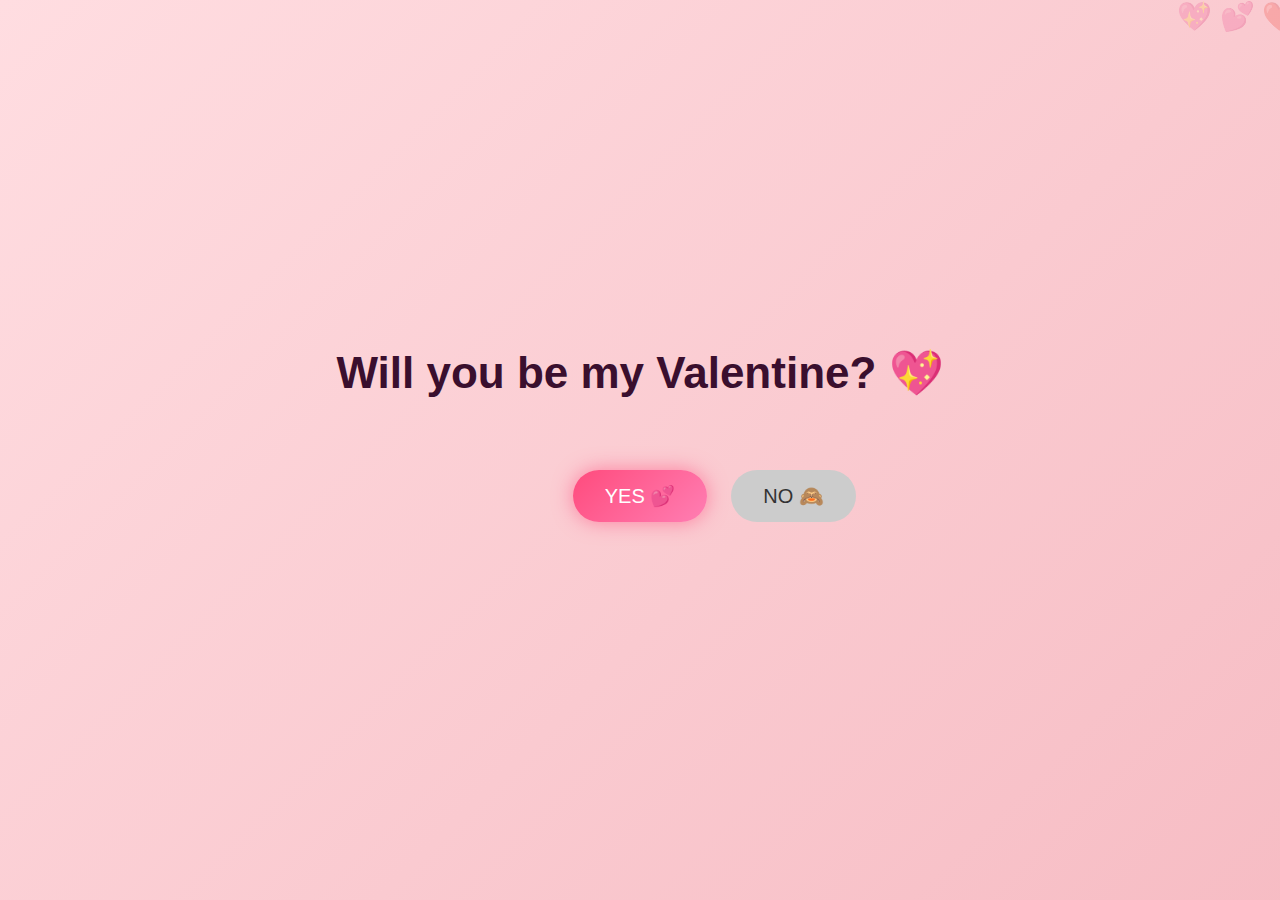
<file: index.html>
<!DOCTYPE html>
<html lang="en">
<head>
  <meta charset="UTF-8">
  <title>For You ❤️</title>
  <link rel="stylesheet" href="style.css">
</head>
<body>

<div class="hearts"></div>

<div class="screen">
  <h1>Will you be my Valentine? 💖</h1>

  <div class="buttons">
    <button class="yes" onclick="goToLove()">YES 💕</button>
    <button class="no" onmouseover="moveNo()">NO 🙈</button>
  </div>

  <p id="tease"> </p>
</div>

<script src="script.js"></script>
</body>
</html>
</file>
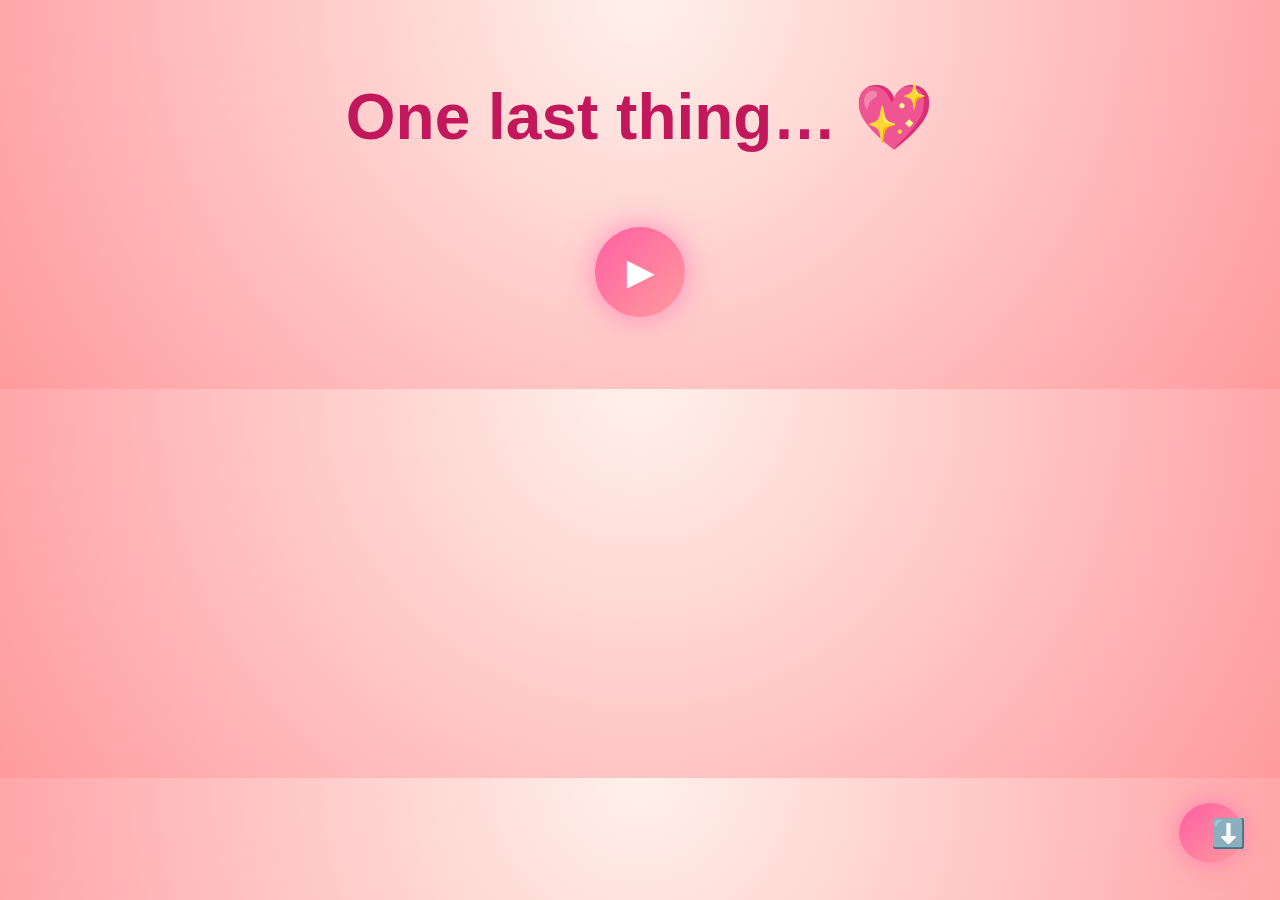
<file: finalsurprise.html>
<!DOCTYPE html>
<html lang="en">
<head>
  <meta charset="UTF-8">
  <title>Final Surprise ❤️</title>
  <link rel="stylesheet" href="style.css">
</head>
<body class="love-bg">

<h1 class="love-big">One last thing… 💖</h1>

<div class="video-wrapper">

  <!-- PLAY BUTTON -->
  <button class="play-btn" id="playBtn" onclick="playVideo()">▶</button>

  <!-- VIDEO -->
  <video id="finalVideo" class="final-video" controls>
    <source src="videos/love.mp4" type="video/mp4">
  </video>

</div>

<!-- ⬇️ FIXED BOTTOM RIGHT ARROW -->
<button class="down-arrow-fixed" onclick="goToUmmma()">⬇️</button>

<script src="script.js"></script>
</body>
</html>
</file>
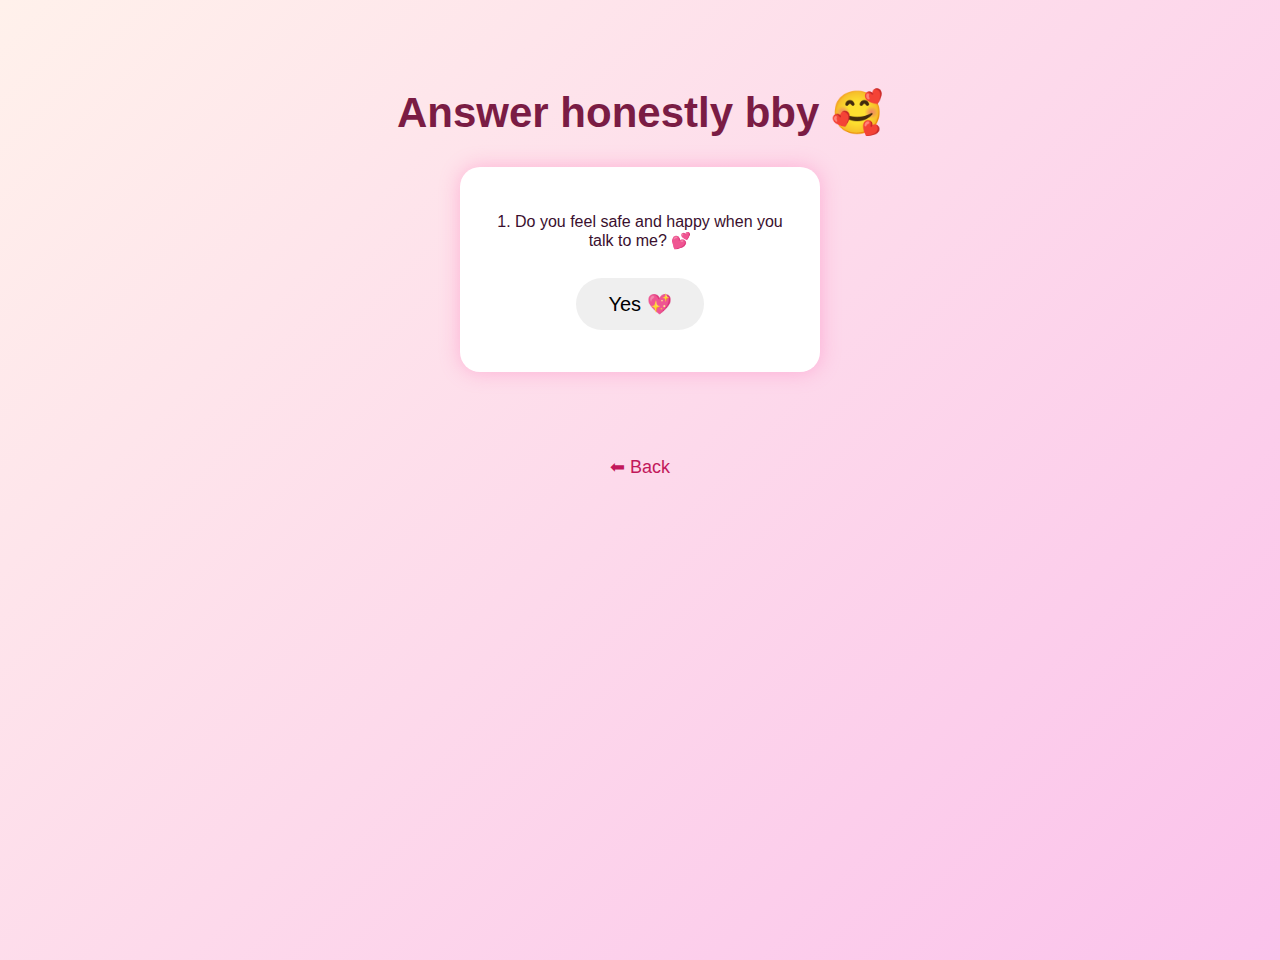
<file: gift1.html>
<!DOCTYPE html>
<html lang="en">
<head>
  <meta charset="UTF-8">
  <title>Just for You 💖</title>
  <link rel="stylesheet" href="style.css">
</head>
<body class="gifts-bg">

<h1 class="gift-title">Answer honestly bby 🥰</h1>

<!-- QUESTIONS -->
<div class="question-box">
  <p>1. Do you feel safe and happy when you talk to me? 💕</p>
  <button onclick="nextQ()">Yes 💖</button>
</div>

<div class="question-box hidden">
  <p>2. Do I make you smile without trying? 😊</p>
  <button onclick="nextQ()">Yes 😘</button>
</div>

<div class="question-box hidden">
  <p>3. Can I be the one who stays by your side always? ❤️</p>
  <button onclick="showLove()">Yes 💞</button>
</div>

<!-- 💖 LOVE POPUP -->
<div class="love-modal hidden" id="loveModal">
  <div class="love-content">
    <h2>🥹💖</h2>
    <p class="love-msg">
      You are really loving me 💕<br><br>
      Love you kanna 🫶
    </p>
    <button class="close-btn" onclick="closeLove()">Okay 🥰</button>
  </div>
</div>

<button class="back-btn" onclick="goBack()">⬅ Back</button>

<script src="script.js"></script>
</body>
</html>
</file>
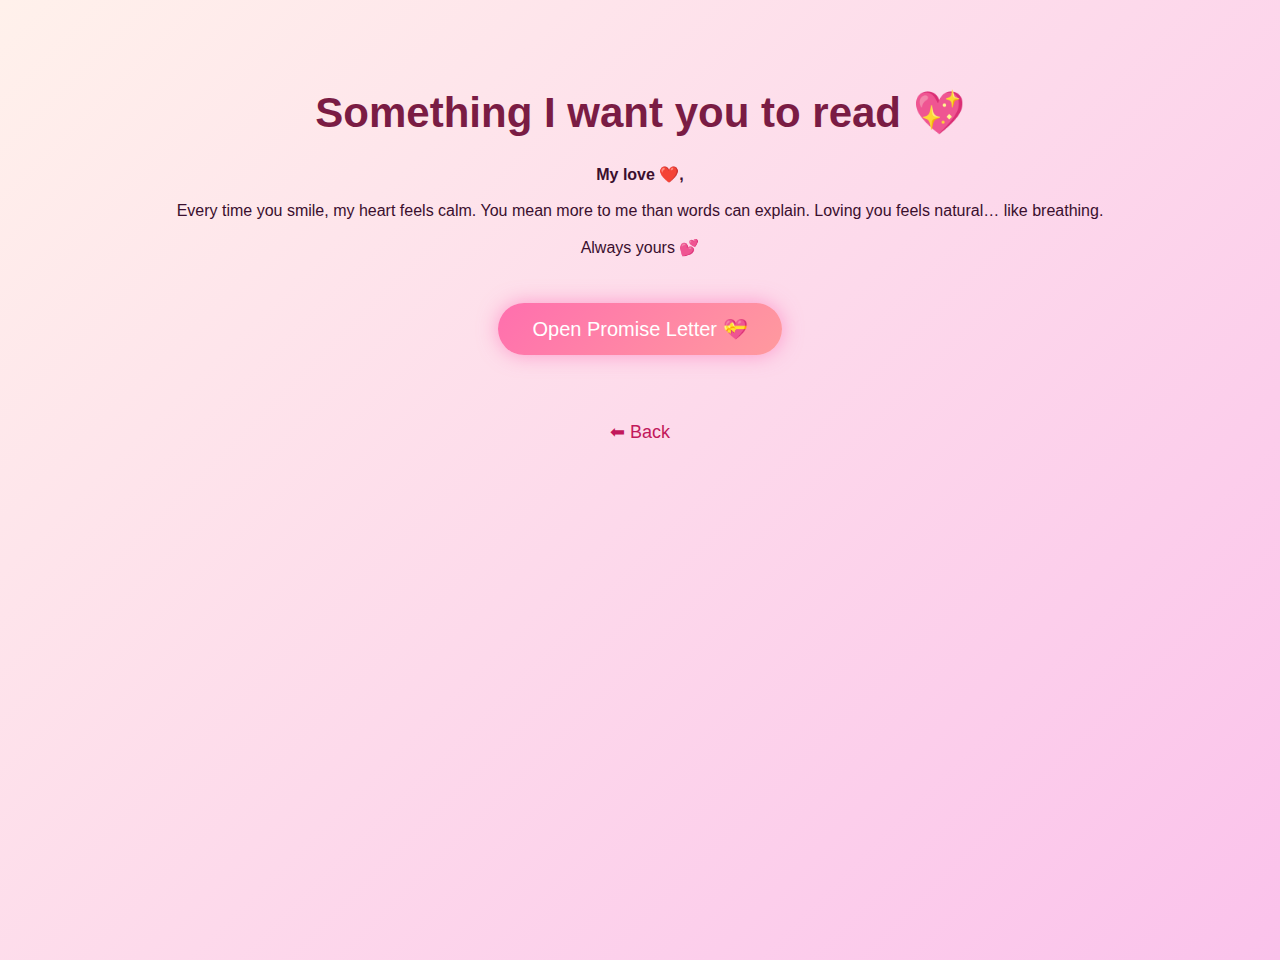
<file: gift2.html>
<!DOCTYPE html>
<html lang="en">
<head>
  <meta charset="UTF-8">
  <title>From My Heart 💌</title>
  <link rel="stylesheet" href="style.css">
</head>
<body class="gifts-bg">

<h1 class="gift-title">Something I want you to read 💖</h1>

<!-- FIRST LETTER -->
<div class="letter">
  <p>
    <strong>My love ❤️,</strong><br><br>
    Every time you smile, my heart feels calm.  
    You mean more to me than words can explain.  
    Loving you feels natural… like breathing.  
    <br><br>
    Always yours 💕
  </p>

  <button class="gift-btn" onclick="openPromiseModal()">
    Open Promise Letter 💝
  </button>
</div>

<!-- 💖 PROMISE MODAL -->
<div class="love-modal hidden" id="promiseModal">
  <div class="love-content">
    <h2>My Promise To You 💞</h2>
    <p class="love-msg">
      I promise to care for you 🤍<br>
      respect you 🌸<br>
      stand by you 🤝<br>
      and love you in every phase of life 💖<br><br>
      You are my priority 🫶
    </p>
    <button class="close-btn" onclick="closePromiseModal()">Close 🥰</button>
  </div>
</div>

<button class="back-btn" onclick="goBack()">⬅ Back</button>

<script src="script.js"></script>
</body>
</html>
</file>
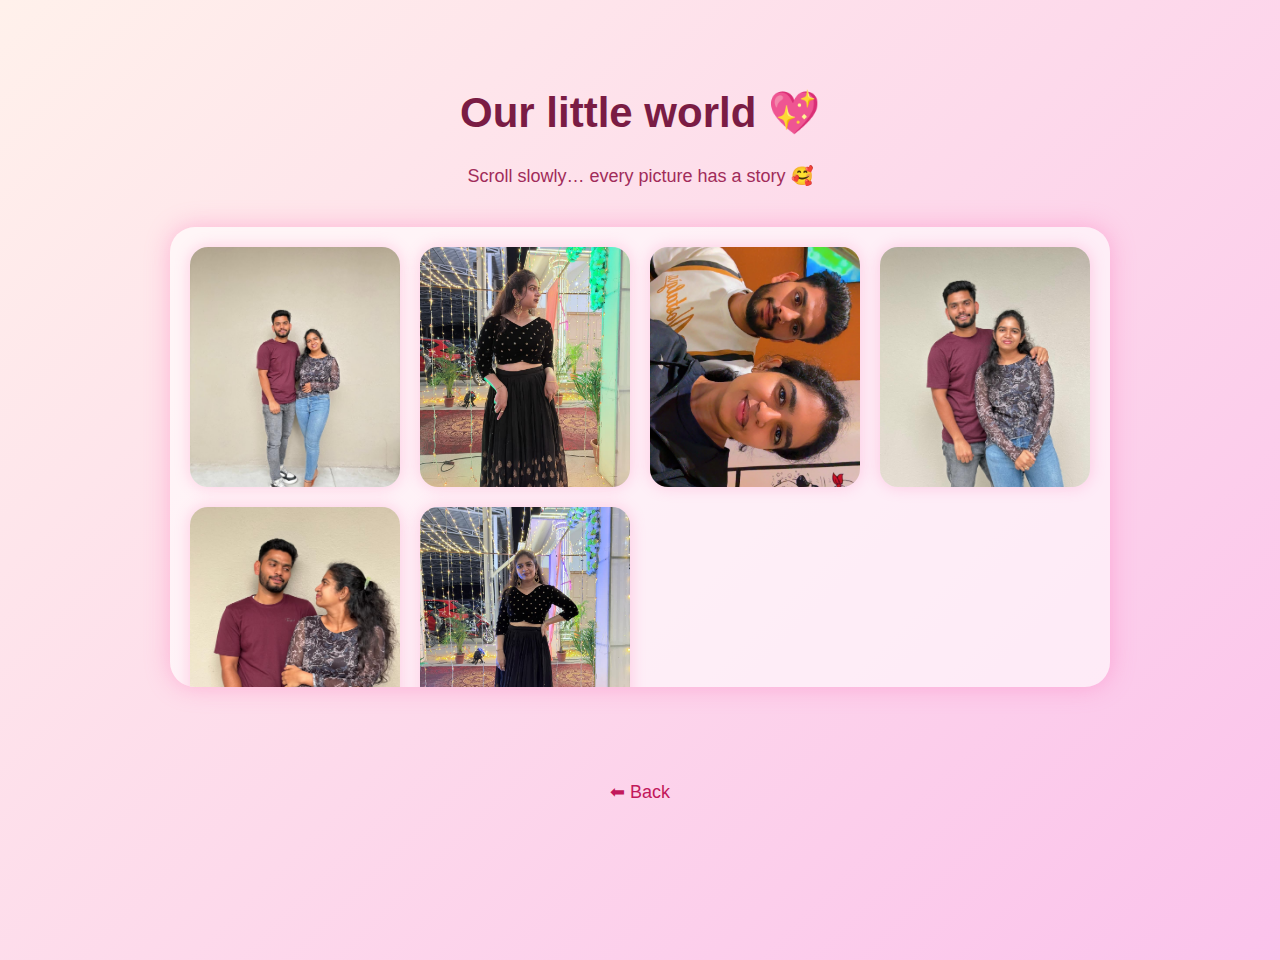
<file: gift3.html>
<!DOCTYPE html>
<html lang="en">
<head>
  <meta charset="UTF-8">
  <title>Our Memories 🥰</title>
  <link rel="stylesheet" href="style.css">
</head>
<body class="gifts-bg">

<h1 class="gift-title">Our little world 💖</h1>
<p style="color:#a12c5a; font-size:18px;">
  Scroll slowly… every picture has a story 🥰
</p>

<!-- SCROLLABLE GALLERY -->
<div class="gallery-scroll">

  <img src="images/photo1.jpg" alt="Memory 1">
  <img src="images/photo2.jpg" alt="Memory 2">
  <img src="images/photo3.jpg" alt="Memory 3">
  <img src="images/photo4.jpg" alt="Memory 4">
  <img src="images/photo5.jpg" alt="Memory 5">
  <img src="images/photo6.jpg" alt="Memory 6">
  <!-- Add more images anytime -->

</div>

<button class="back-btn" onclick="goBack()">⬅ Back</button>

<script src="script.js"></script>
</body>
</html>
</file>
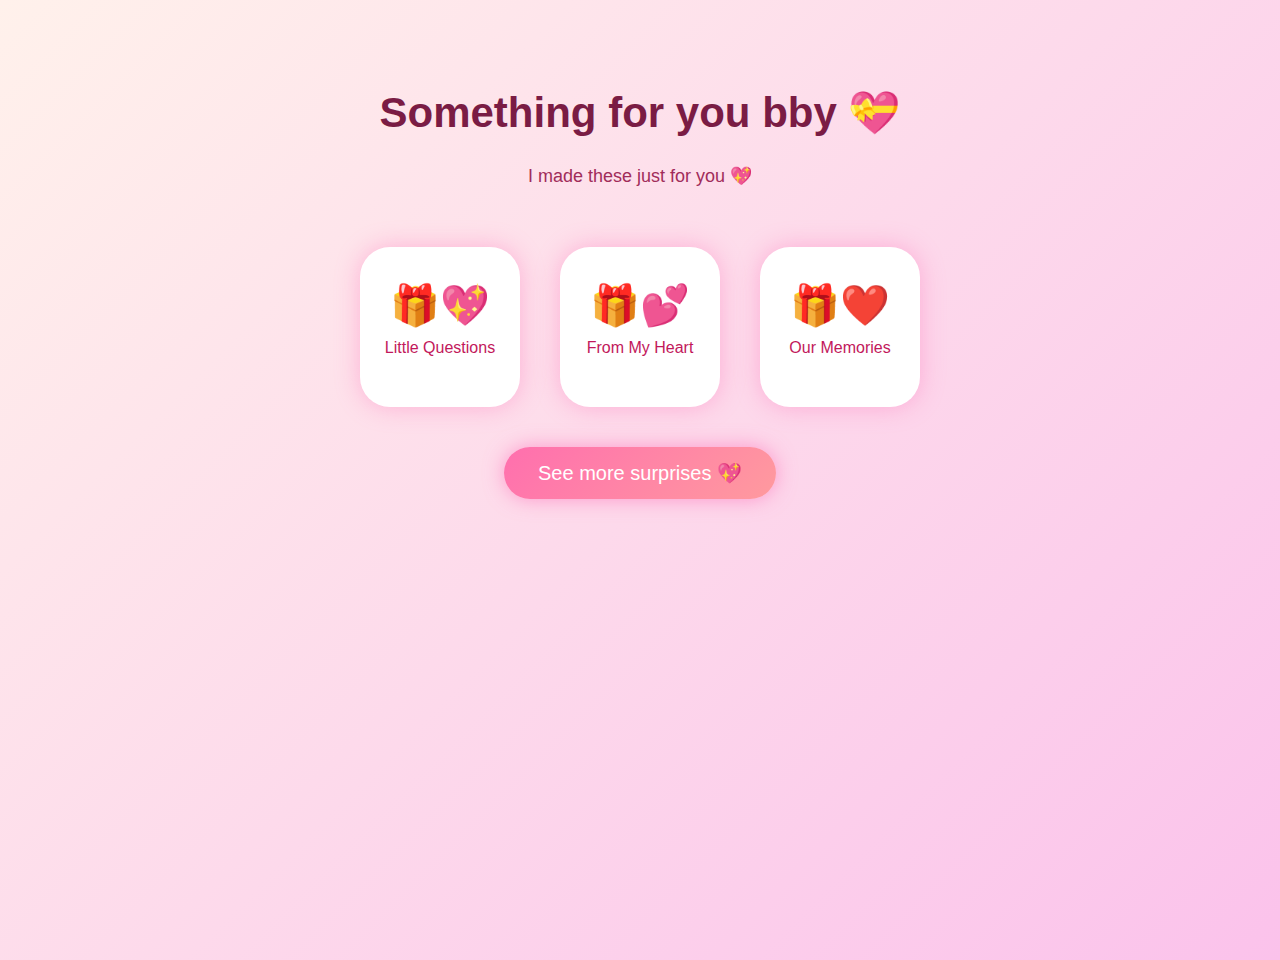
<file: gifts.html>
<!DOCTYPE html>
<html lang="en">
<head>
  <meta charset="UTF-8">
  <title>My Gifts For You 💝</title>
  <link rel="stylesheet" href="style.css">
</head>
<body class="gifts-bg">

  <h1 class="gift-title">Something for you bby 💝</h1>
  <p style="font-size:18px; color:#a12c5a;">
    I made these just for you 💖
  </p>

  <!-- GIFTS -->
  <div class="gifts-container">

    <div class="gift-box" onclick="goToGift1()">
      🎁💖
      <p>Little Questions</p>
    </div>

    <div class="gift-box" onclick="goToGift2()">
      🎁💕
      <p>From My Heart</p>
    </div>

    <div class="gift-box" onclick="goToGift3()">
      🎁❤️
      <p>Our Memories</p>
    </div>

  </div>

  <!-- SEE MORE SURPRISES BUTTON (BELOW GIFTS) -->
  <button class="gift-btn" style="margin-top:40px;" onclick="goToILoveYou()">
    See more surprises 💖
  </button>

  <script src="script.js"></script>
</body>
</html>
</file>
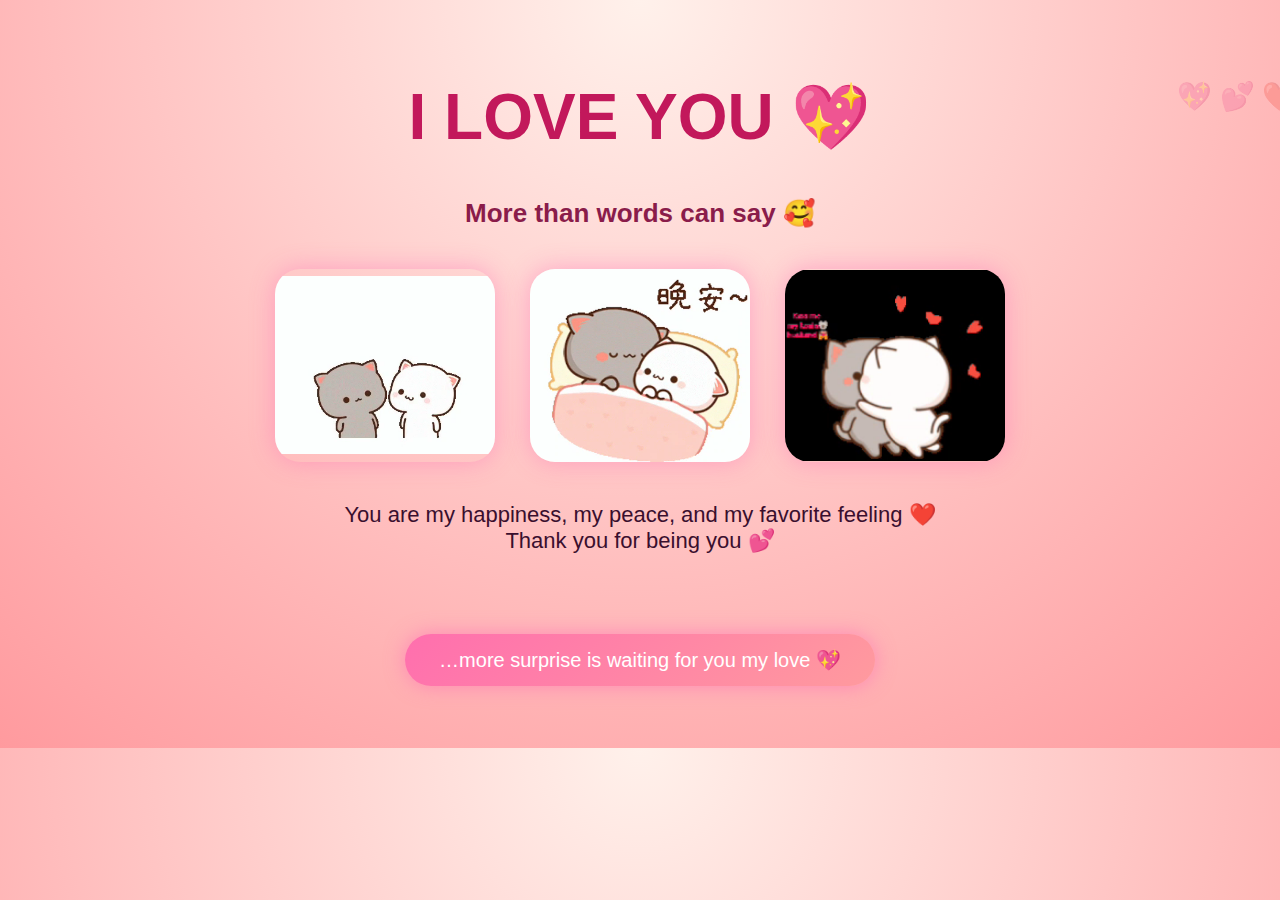
<file: iloveyou.html>
<!DOCTYPE html>
<html lang="en">
<head>
  <meta charset="UTF-8">
  <title>I Love You 💖</title>
  <link rel="stylesheet" href="style.css">
</head>
<body class="love-bg">

<div class="hearts"></div>

<h1 class="love-big">I LOVE YOU 💖</h1>
<h2 class="love-sub">More than words can say 🥰</h2>

<!-- LOVE VIDEOS -->
<div class="love-gifs">
  <video autoplay loop muted playsinline>
    <source src="images/cat1.mp4" type="video/mp4">
  </video>

  <video autoplay loop muted playsinline>
    <source src="images/cat2.mp4" type="video/mp4">
  </video>

  <video autoplay loop muted playsinline>
    <source src="images/cat3.mp4" type="video/mp4">
  </video>
</div>

<p class="final-message">
  You are my happiness, my peace, and my favorite feeling ❤️<br>
  Thank you for being you 💕
</p>

<!-- ✅ THIS IS THE BUTTON -->
<div style="margin: 50px 0;">
  <button class="gift-btn" onclick="goToMoreSurprise()">
    …more surprise is waiting for you my love 💖
  </button>
</div>

<script src="script.js"></script>
</body>
</html>
</file>
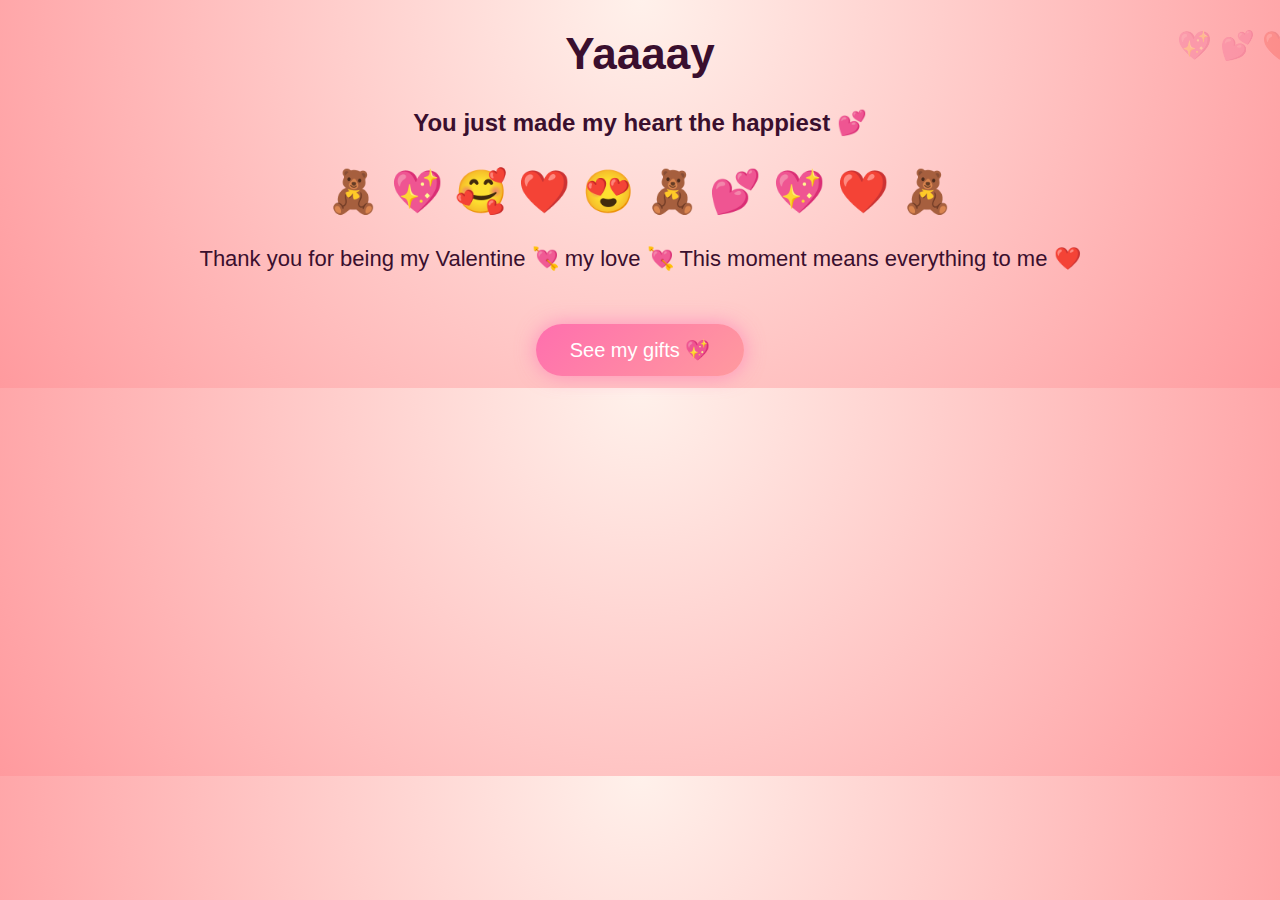
<file: love.html>
<!DOCTYPE html>
<html lang="en">
<head>
  <meta charset="UTF-8">
  <title>You Said YES 💖</title>
  <link rel="stylesheet" href="style.css">
</head>
<body class="love-bg">

<div class="hearts"></div>

<h1 class="love-text" id="typing"></h1>
<h2 class="love-text">You just made my heart the happiest 💕</h2>

<div class="emoji-rain">
  🧸 💖 🥰 ❤️ 😍 🧸 💕 💖 ❤️ 🧸
</div>

<p class="final-message">
  Thank you for being my Valentine 💘 my love 💘  
  This moment means everything to me ❤️
</p>

<!-- NEW BUTTON -->
<button class="gift-btn" onclick="goToGifts()">
  See my gifts 💖
</button>

<script src="script.js"></script>
</body>
</html>
</file>
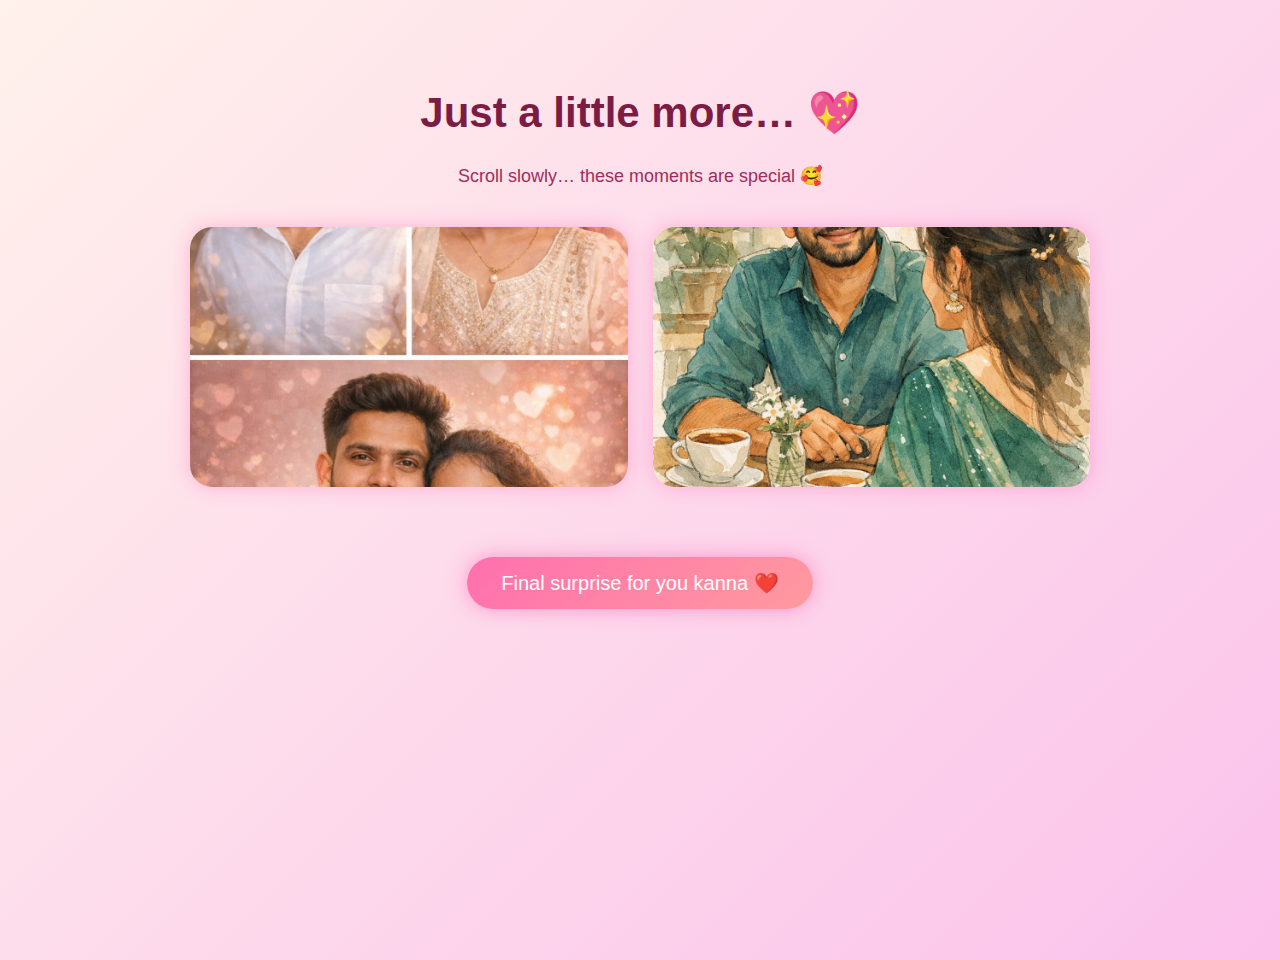
<file: moresurprise.html>
<!DOCTYPE html>
<html lang="en">
<head>
  <meta charset="UTF-8">
  <title>More Surprise 💕</title>
  <link rel="stylesheet" href="style.css">
</head>
<body class="gifts-bg">

<h1 class="gift-title">Just a little more… 💖</h1>
<p style="color:#a12c5a; font-size:18px;">
  Scroll slowly… these moments are special 🥰
</p>

<!-- IMAGE GRID (2 PER ROW) -->
<div class="surprise-grid">

  <img src="images/surprise1.jpg">
  <img src="images/surprise2.jpg">


</div>

<!-- FINAL SURPRISE BUTTON -->
<button class="gift-btn" onclick="goToFinalSurprise()">
  Final surprise for you kanna ❤️
</button>

<script src="script.js"></script>
</body>
</html>
</file>
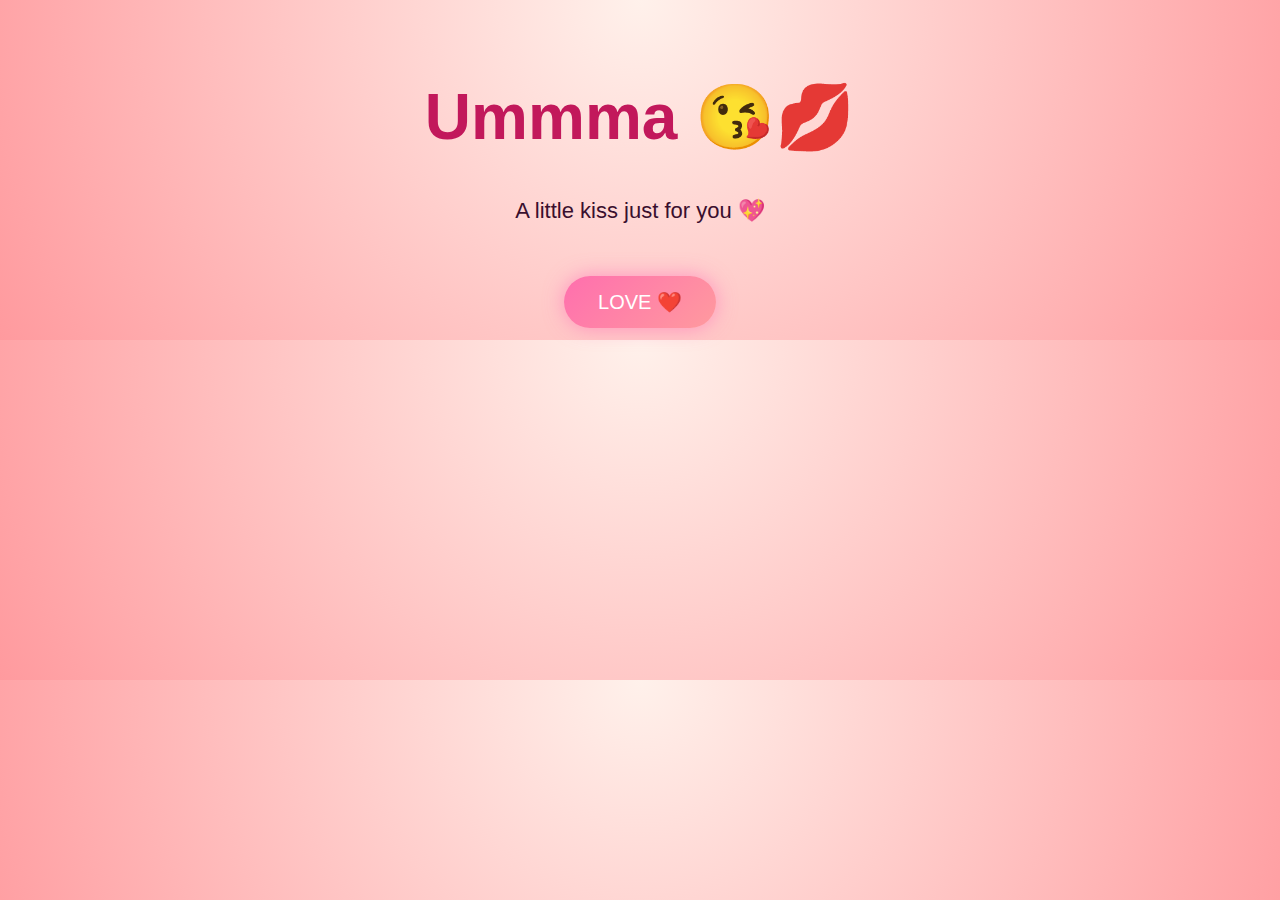
<file: ummma.html>
<!DOCTYPE html>
<html lang="en">
<head>
  <meta charset="UTF-8">
  <title>Ummma 😘</title>
  <link rel="stylesheet" href="style.css">
</head>
<body class="love-bg">

<h1 class="love-big">Ummma 😘💋</h1>

<p class="final-message">
  A little kiss just for you 💖
</p>

<button class="gift-btn" onclick="goToStart()">
  LOVE ❤️
</button>

<script src="script.js"></script>
</body>
</html>
</file>
<file: style.css>
/* COMMON */

body {
  margin: 0;
  font-family: 'Segoe UI', sans-serif;
  background: linear-gradient(135deg, #ffdde1, #ee9ca7, #fbc2eb);
  background-size: 400% 400%;
  animation: gradientFlow 12s ease infinite;
  color: #3a0f2e;
  text-align: center;
}

@keyframes gradientFlow {
  0% { background-position: 0% 50%; }
  50% { background-position: 100% 50%; }
  100% { background-position: 0% 50%; }
}

/* HEART BACKGROUND */

.hearts::before {
  content: "💖 💕 ❤️ 💗 💓";
  position: fixed;
  width: 100%;
  height: 100%;
  font-size: 28px;
  animation: floatHearts 15s linear infinite;
  opacity: 0.25;
}

@keyframes floatHearts {
  from { transform: translateY(100%); }
  to { transform: translateY(-100%); }
}

/* QUESTION SCREEN */

.screen {
  height: 100vh;
  display: flex;
  flex-direction: column;
  justify-content: center;
  align-items: center;
}

h1 {
  font-size: 44px;
  animation: fadeUp 2s ease;
}

@keyframes fadeUp {
  from { opacity: 0; transform: translateY(20px); }
  to { opacity: 1; transform: translateY(0); }
}

.buttons {
  margin-top: 30px;
}

button {
  padding: 14px 32px;
  font-size: 20px;
  border-radius: 40px;
  border: none;
  cursor: pointer;
  margin: 12px;
  transition: all 0.3s ease;
}

.yes {
  background: linear-gradient(135deg, #ff4b7d, #ff7eb3);
  color: white;
  box-shadow: 0 0 20px rgba(255, 75, 125, 0.6);
}

.yes:hover {
  transform: scale(1.08);
}

.no {
  background: #ccc;
  color: #333;
  position: absolute;
}

#tease {
  margin-top: 30px;
  font-size: 18px;
  color: #8a1c4a;
}

/* LOVE PAGE */

.love-bg {
  background: radial-gradient(circle at top, #fff1eb, #ff9a9e);
  animation: glow 6s ease infinite;
  overflow: hidden;
}

@keyframes glow {
  0% { filter: brightness(1); }
  50% { filter: brightness(1.1); }
  100% { filter: brightness(1); }
}

.love-text {
  animation: pop 1.5s ease;
}

@keyframes pop {
  from { transform: scale(0); }
  to { transform: scale(1); }
}

.emoji-rain {
  font-size: 42px;
  margin: 30px 0;
  animation: float 6s infinite linear;
}

@keyframes float {
  from { transform: translateY(100vh); }
  to { transform: translateY(-100vh); }
}

.final-message {
  font-size: 22px;
}

/* GIFT BUTTON ON LOVE PAGE */
.gift-btn {
  margin-top: 30px;
  padding: 14px 34px;
  font-size: 20px;
  border-radius: 40px;
  border: none;
  cursor: pointer;
  background: linear-gradient(135deg, #ff6fae, #ff9a9e);
  color: white;
  box-shadow: 0 0 20px rgba(255, 105, 180, 0.6);
  transition: transform 0.3s ease;
}

.gift-btn:hover {
  transform: scale(1.08);
}

/* GIFTS PAGE */
.gifts-bg {
  min-height: 100vh;
  background: linear-gradient(135deg, #fff1eb, #fbc2eb);
  text-align: center;
  padding-top: 60px;
}

.gift-title {
  font-size: 42px;
  color: #7a1c44;
  animation: fadeUp 2s ease;
}

.gifts-container {
  display: flex;
  justify-content: center;
  gap: 40px;
  margin-top: 60px;
  flex-wrap: wrap;
}

.gift-box {
  width: 160px;
  height: 160px;
  background: white;
  border-radius: 30px;
  font-size: 40px;
  display: flex;
  flex-direction: column;
  justify-content: center;
  align-items: center;
  box-shadow: 0 0 25px rgba(255, 105, 180, 0.4);
  cursor: pointer;
  transition: transform 0.3s ease;
}

.gift-box:hover {
  transform: scale(1.1);
}

.gift-box p {
  margin-top: 10px;
  font-size: 16px;
  color: #c2185b;
}

.question-box {
  background: white;
  padding: 30px;
  border-radius: 20px;
  width: 300px;
  margin: 30px auto;
  box-shadow: 0 0 20px rgba(255,105,180,0.4);
}

.hidden {
  display: none;
}

.back-btn {
  margin-top: 40px;
  background: none;
  border: none;
  font-size: 18px;
  cursor: pointer;
  color: #c2185b;
}

.gallery {
  display: flex;
  gap: 20px;
  justify-content: center;
  flex-wrap: wrap;
}

.gallery img {
  width: 200px;
  height: 250px;
  object-fit: cover;
  border-radius: 20px;
  box-shadow: 0 0 20px rgba(255,105,180,0.4);
}

/* LOVE MODAL (BEAUTIFUL MESSAGE) */
.love-modal {
  position: fixed;
  top: 0;
  left: 0;
  width: 100%;
  height: 100%;
  background: rgba(255, 192, 203, 0.6);
  display: flex;
  justify-content: center;
  align-items: center;
  z-index: 999;
}

.love-content {
  background: white;
  padding: 40px;
  border-radius: 30px;
  width: 300px;
  text-align: center;
  box-shadow: 0 0 30px rgba(255, 105, 180, 0.5);
  animation: pop 0.6s ease;
}

.love-msg {
  font-size: 20px;
  color: #c2185b;
  line-height: 1.5;
}

.close-btn {
  margin-top: 20px;
  padding: 10px 26px;
  border-radius: 30px;
  border: none;
  background: linear-gradient(135deg, #ff5fa2, #ff9a9e);
  color: white;
  font-size: 16px;
  cursor: pointer;
}

.hidden {
  display: none;
}

/* SCROLLABLE PHOTO GALLERY */
.gallery-scroll {
  width: 90%;
  max-width: 900px;
  height: 420px;          /* 👈 controls scroll area height */
  margin: 40px auto;
  padding: 20px;
  overflow-y: auto;       /* 👈 ENABLE SCROLL */
  display: grid;
  grid-template-columns: repeat(auto-fill, minmax(180px, 1fr));
  gap: 20px;
  background: rgba(255, 255, 255, 0.6);
  border-radius: 25px;
  box-shadow: 0 0 25px rgba(255, 105, 180, 0.4);
}

/* PHOTOS */
.gallery-scroll img {
  width: 100%;
  height: 240px;
  object-fit: cover;
  border-radius: 18px;
  box-shadow: 0 0 15px rgba(255, 105, 180, 0.3);
  transition: transform 0.3s ease;
}

.gallery-scroll img:hover {
  transform: scale(1.08);
}

/* SMOOTH SCROLL FEEL */
.gallery-scroll {
  scroll-behavior: smooth;
}

/* I LOVE YOU PAGE */
.love-big {
  font-size: 64px;
  margin-top: 80px;
  color: #c2185b;
  animation: pop 1.5s ease;
}

.love-sub {
  font-size: 26px;
  color: #8a1c4a;
  margin-bottom: 40px;
}

.teddy-area {
  font-size: 90px;   /* BIG TEDDIES 🧸 */
  margin: 30px 0;
  animation: float 6s infinite ease-in-out;
}

@keyframes float {
  0% { transform: translateY(0); }
  50% { transform: translateY(-20px); }
  100% { transform: translateY(0); }
}

/* LOVE PAGE – VIDEO GIF SECTION */
.love-gifs {
  display: flex;
  justify-content: center;
  gap: 35px;
  margin: 40px auto;
  flex-wrap: wrap;
}

.love-gifs video {
  width: 220px;
  height: auto;
  border-radius: 25px;
  box-shadow: 0 0 25px rgba(255, 105, 180, 0.45);
  background: transparent;
}

.gift-btn {
  margin-top: 30px;
  padding: 14px 34px;
  font-size: 20px;
  border-radius: 40px;
  border: none;
  cursor: pointer;
  background: linear-gradient(135deg, #ff6fae, #ff9a9e);
  color: white;
  box-shadow: 0 0 20px rgba(255, 105, 180, 0.6);
}

/* MORE SURPRISE – 2 IMAGE GRID */
.surprise-grid {
  width: 90%;
  max-width: 900px;
  margin: 40px auto;
  display: grid;
  grid-template-columns: repeat(2, 1fr); /* 2 per row */
  gap: 25px;
}

.surprise-grid img {
  width: 100%;
  height: 260px;
  object-fit: cover;
  border-radius: 22px;
  box-shadow: 0 0 20px rgba(255, 105, 180, 0.4);
}

/* FINAL VIDEO PAGE */
.video-wrapper {
  position: relative;
  width: 90%;
  max-width: 700px;
  margin: 60px auto;
}

.final-video {
  width: 100%;
  border-radius: 25px;
  display: none; /* hidden initially */
  box-shadow: 0 0 30px rgba(255, 105, 180, 0.5);
}

/* BIG PLAY BUTTON */
.play-btn {
  width: 90px;
  height: 90px;
  border-radius: 50%;
  border: none;
  font-size: 36px;
  background: linear-gradient(135deg, #ff5fa2, #ff9a9e);
  color: white;
  cursor: pointer;
  box-shadow: 0 0 30px rgba(255, 105, 180, 0.7);
}

/* FIXED DOWN ARROW – BOTTOM RIGHT */
.down-arrow-fixed {
  position: fixed;
  bottom: 25px;
  right: 25px;
  width: 60px;
  height: 60px;
  border-radius: 50%;
  font-size: 28px;
  border: none;
  cursor: pointer;
  background: linear-gradient(135deg, #ff5fa2, #ff9a9e);
  color: white;
  box-shadow: 0 0 25px rgba(255, 105, 180, 0.7);
  z-index: 999;
  animation: bounce 1.5s infinite;
}

/* BOUNCE EFFECT */
@keyframes bounce {
  0%, 100% { transform: translateY(0); }
  50% { transform: translateY(10px); }
}
</file>
